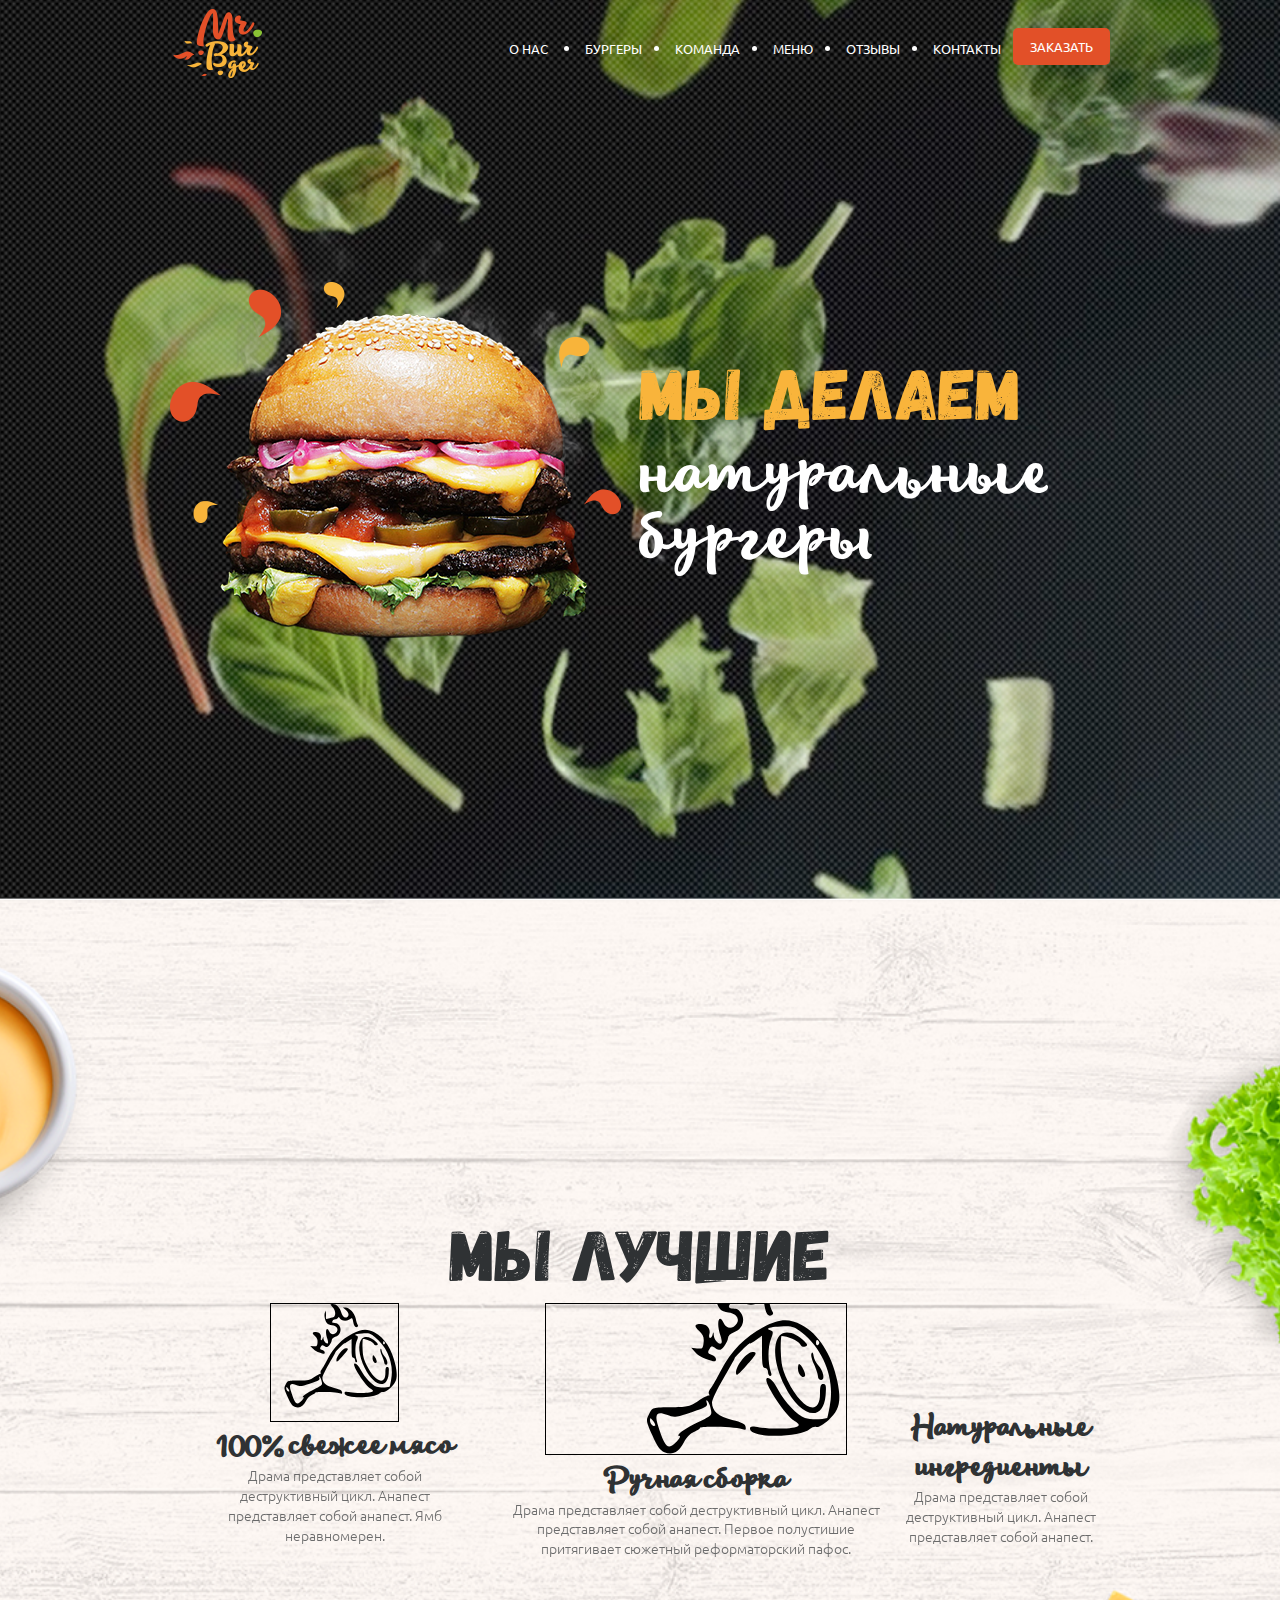
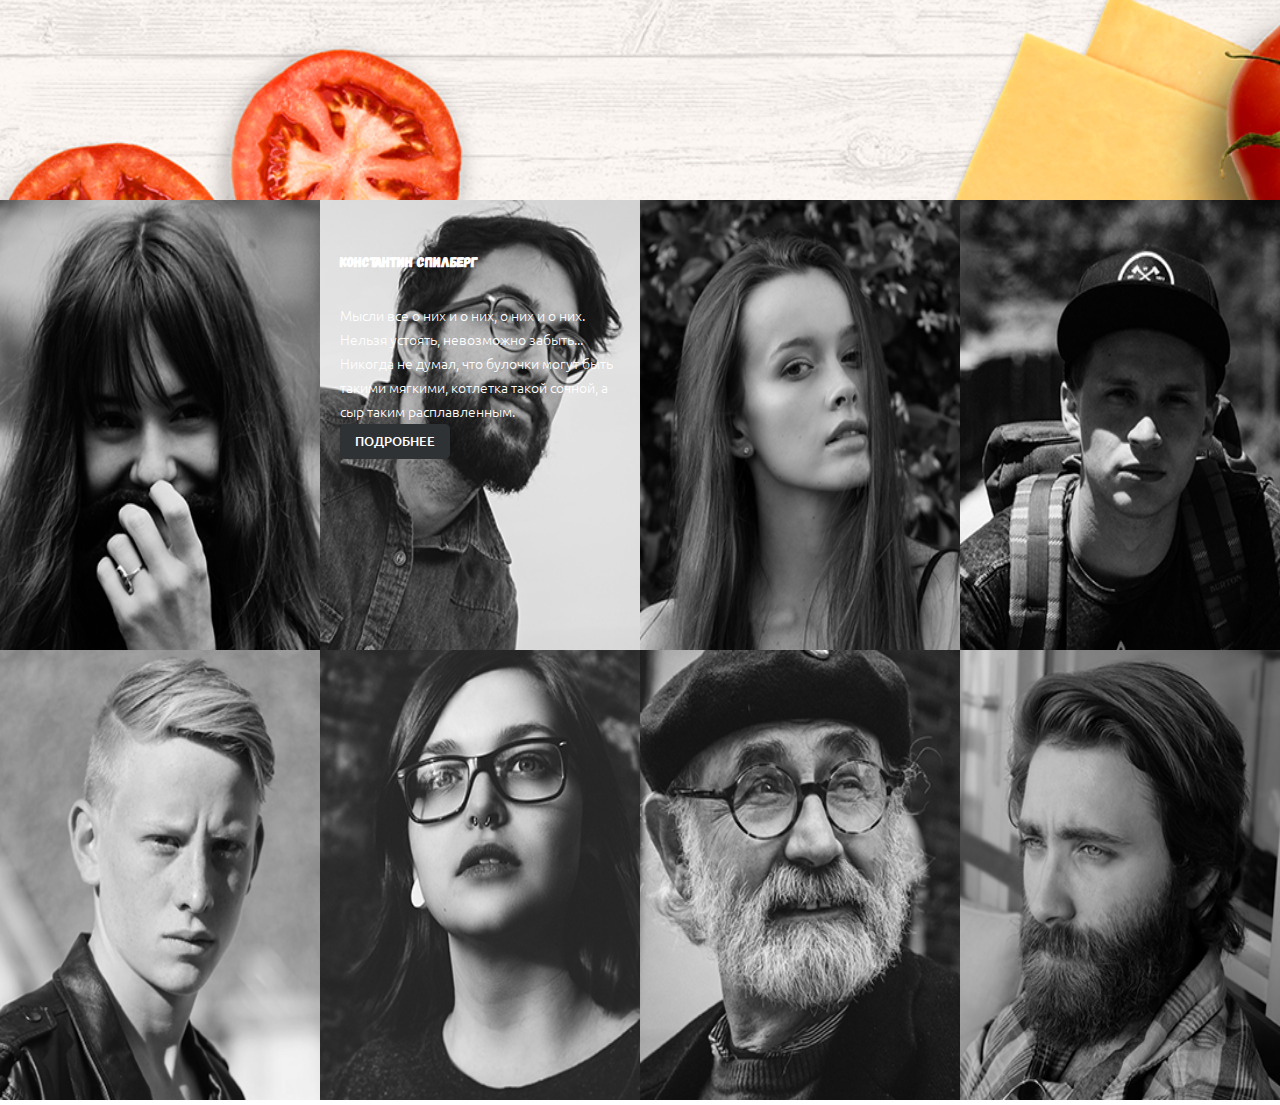
<file: index.html>
<!DOCTYPE html>
<html lang="en">

<head>
    <meta charset="UTF-8" />
    <meta name="viewport" content="width=device-width, initial-scale=1.0" />
    <link rel="stylesheet" href="https://necolas.github.io/normalize.css/8.0.1/normalize.css" />
    <link rel="stylesheet" href="CSS/mainSCSS.css" />
    <link rel="icon" type="image/x-icon" href="#" />
    <title>Burger</title>
</head>

<body>
    <div class="wrapper">
        <maincontent class="maincontent">
            <section class="section hero">
                <div class="container container__hero">
                    <header>
                        <div class="header__icon">
                            <img src="Image/1. Hero/logo.png" alt="logo" class="">
                        </div>

                        <div class="menu">
                            <ul class="nav__list">
                                <li class="nav__item"><a class="nav__link" href="">О нас</a> </li>
                                <li class="nav__item"><a class="nav__link" href="">Бургеры</a></li>
                                <li class="nav__item"><a class="nav__link" href="">Команда</a></li>
                                <li class="nav__item"><a class="nav__link" href="">Меню</a></li>
                                <li class="nav__item"><a class="nav__link" href="">Отзывы</a></li>
                                <li class="nav__item"><a class="nav__link" href="">Контакты</a></li>
                            </ul>
                        </div>
                        <div class="header__button">
                            <a href="" class="button__menu">Заказать</a>
                        </div>
                    </header>

                    <div class="hero__content">
                        <div class="hero__image">
                            <img src="Image/1.Hero/Hero.png" class="burger">
                        </div>
                        <div class="hero__text">
                            <h2 class="section__title">Мы делаем</h2>
                            <p>Натуральные бургеры</p>
                        </div>
                    </div>
                </div>

            </section>

            <section class="section best">
                <div class="container container__best">
                    <h2 class="title section__title--best">Мы лучшие</h2>

                    <!--//Название класса с модификатором-->

                    <ul class="best__list">
                        <li class="content__col">
                            <div class="col__img">
                                <svg class="svg_meet" version="1.0" xmlns="http://www.w3.org/2000/svg"
                                    width="97.000000pt" height="89.000000pt" viewBox="0 0 87.000000 100.000000"
                                    preserveAspectRatio="xMidYMid meet">
                                    <g transform="translate(0.000000,89.000000) scale(0.100000,-0.100000)">
                                        <path d="M400 885 c0 -3 9 -14 20 -25 25 -25 27 -77 3 -84 -10 -2 -28 -7 -41
-11 -19 -6 -23 -3 -22 12 1 10 1 27 0 38 l-1 20 -8 -20 c-9 -22 1 -69 19 -90
6 -8 25 -15 42 -17 38 -4 58 -30 42 -55 -18 -29 -52 -28 -65 1 -25 53 -39 0
-17 -61 6 -18 9 -36 5 -39 -11 -11 -37 17 -38 40 -1 17 -2 17 -6 4 -2 -10 -8
-18 -13 -18 -4 0 -6 9 -3 20 7 26 -13 50 -42 50 -34 0 -36 -10 -9 -35 19 -18
25 -32 22 -57 -3 -30 -6 -33 -33 -30 l-29 3 19 -21 c19 -21 34 -29 83 -44 16
-5 22 -3 22 8 0 8 -9 18 -20 21 -22 7 -24 13 -11 33 7 12 12 12 30 0 20 -12
24 -10 42 11 10 13 19 31 19 41 0 11 12 22 30 29 40 13 57 56 38 91 -8 14 -20
26 -28 26 -8 1 -20 2 -27 3 -19 2 -3 31 17 31 10 0 21 6 24 13 5 9 7 9 12 -1
11 -25 55 -34 80 -17 31 20 31 20 38 -20 7 -37 19 -50 36 -40 7 4 7 11 2 18
-5 7 -13 30 -16 51 -9 46 -54 96 -88 96 l-23 0 21 -18 c28 -23 36 -48 20 -61
-22 -18 -45 -2 -56 40 -11 40 -41 69 -72 69 -10 0 -18 -2 -18 -5z" />
                                        <path d="M586 634 c-89 -46 -162 -120 -210 -214 -21 -41 -45 -83 -53 -92 -8
-9 -12 -22 -8 -28 3 -6 3 -9 -2 -8 -4 1 -28 -11 -52 -27 -40 -27 -53 -30 -125
-31 -108 -1 -103 0 -121 -35 -16 -30 -15 -34 16 -104 25 -57 39 -77 61 -86 40
-16 72 0 97 49 12 24 32 44 50 52 17 7 31 16 31 21 0 10 177 6 209 -6 19 -7
22 -5 19 11 -2 14 -19 23 -67 34 -69 17 -101 44 -101 87 0 14 26 68 57 121 32
54 57 99 57 102 0 3 17 21 38 41 21 21 38 35 38 32 0 -2 14 5 30 17 l30 21 0
-80 c0 -65 3 -81 15 -81 8 0 15 -9 15 -20 0 -11 5 -20 11 -20 7 0 8 7 4 18
-16 41 -17 127 -1 165 13 33 13 39 1 44 -30 11 -13 18 48 21 59 2 67 0 106
-31 110 -87 166 -234 140 -366 -6 -34 -12 -61 -13 -61 -27 -9 -84 -9 -111 0
-39 13 -100 78 -136 144 -21 41 -45 63 -56 53 -16 -17 91 -181 138 -211 25
-16 28 -21 16 -28 -22 -12 -133 -15 -189 -5 -40 7 -48 6 -48 -7 0 -47 249 -47
301 0 9 8 23 12 31 9 8 -3 33 11 60 34 56 50 66 94 44 198 -27 130 -95 236
-178 278 -67 34 -109 31 -192 -11z m279 -73 c3 -5 1 -12 -5 -16 -5 -3 -10 1
-10 9 0 18 6 21 15 7z m-541 -337 c7 -30 5 -32 -67 -67 -69 -34 -113 -67 -89
-67 6 0 1 -11 -12 -25 -46 -50 -61 -36 -99 88 -14 48 1 62 47 43 40 -15 38
-15 128 14 68 22 77 28 72 45 -4 13 -3 17 4 10 5 -5 13 -24 16 -41z m-278 -82
c-9 -8 -26 10 -26 26 1 15 2 15 15 -2 8 -11 13 -21 11 -24z" />
                                        <path d="M668 593 c-37 -43 -27 -145 24 -249 78 -160 194 -189 206 -51 4 48 2
57 -12 57 -13 0 -16 -10 -16 -49 0 -116 -93 -77 -163 68 -25 52 -31 79 -33
143 -1 43 1 78 4 78 28 0 84 -24 92 -40 6 -12 16 -17 26 -13 13 5 13 8 -3 25
-41 46 -99 60 -125 31z" />
                                        <path d="M481 473 c-17 -21 -31 -49 -31 -63 0 -23 5 -20 50 30 55 61 59 70 31
70 -11 0 -33 -17 -50 -37z" />
                                        <path d="M828 504 c-5 -7 1 -32 12 -55 11 -24 20 -52 20 -61 0 -10 7 -18 16
-18 21 0 11 46 -16 75 -10 11 -20 31 -22 45 -2 15 -6 21 -10 14z" />
                                        <path d="M760 426 c0 -28 24 -53 35 -36 6 10 -19 60 -30 60 -3 0 -5 -11 -5
-24z" />
                                    </g>
                                </svg>
                            </div>
                            <div class=" col__title">
                                <h3>100% свежее мясо</h3>
                            </div>
                            <div class="col__desc">Драма представляет собой деструктивный цикл. Анапест представляет
                                собой анапест. Ямб
                                неравномерен.</div>
                        </li>
                        <li class="content__col">
                            <div class="col__img">
                                <svg class="svg_meet2">
                                    <use xlink:href="Image/SVG/meat_png.svg#meet"></use>
                                </svg>

                            </div>
                            <div class="col__title">
                                <h3>Ручная сборка</h3>
                            </div>
                            <div class="col__desc">Драма представляет собой деструктивный цикл. Анапест представляет
                                собой анапест.
                                Первое полустишие притягивает сюжетный реформаторский пафос.</div>
                        </li>
                        <li class="content__col">
                            <div class="col__img">
                                <svg version="1.0" xmlns="http://www.w3.org/2000/svg" width="88.000000pt"
                                    height="75.000000pt" viewBox="0 0 88.000000 75.000000"
                                    preserveAspectRatio="xMidYMid meet">

                                    <g transform="translate(0.000000,75.000000) scale(0.100000,-0.100000)"
                                        fill="#000000" stroke="none">
                                    </g>
                                </svg>

                            </div>
                            <div class="col__title">
                                <h3>Натуральные ингредиенты</h3>
                            </div>
                            <div class="col__desc">Драма представляет собой деструктивный цикл. Анапест представляет
                                собой анапест.</div>
                        </li>
                    </ul>
                </div>


            </section>

            <section class="section rewiews">
                <ul class="reviews__block">
                    <li class="review">
                        <div class="review__photo">
                            <img class="review__img" src="Image/Reviews/rev1.png">
                        </div>
                    </li>
                    <li class="review">
                        <div class="review__photo">
                            <img class="review__img" src="Image/Reviews/rev2.png">
                        </div>
                        <div class="review__content">
                            <h3 class="review__author">Константин Спилберг</h3>
                            <p>Мысли все о них и о них, о них и о них. Нельзя устоять, невозможно забыть... Никогда не
                                думал, что булочки могут быть такими мягкими, котлетка такой сочной, а сыр таким
                                расплавленным.</p>
                            <button type="button" class="review__button">
                                Подробнее
                            </button>
                        </div>
                    </li>
                    <li class="review">
                        <div class="review__photo">
                            <img class="review__img" src="Image/Reviews/rev3.png">
                        </div>
                    </li>
                    <li class="review">
                        <div class="review__photo">
                            <img class="review__img" src="Image/Reviews/rev4.png">
                        </div>
                    </li>
                    <li class="review">
                        <div class="review__photo">
                            <img class="review__img" src="Image/Reviews/rev5.png">
                        </div>
                    </li>
                    <li class="review">
                        <div class="review__photo">
                            <img class="review__img" src="Image/Reviews/rev6.png">
                        </div>
                    </li>
                    <li class="review">
                        <div class="review__photo">
                            <img class="review__img" src="Image/Reviews/rev7.png">
                        </div>
                    </li>
                    <li class="review">
                        <div class="review__photo">
                            <img class="review__img" src="Image/Reviews/rev8.png">
                        </div>
                    </li>
                </ul>
            </section>
        </maincontent>
    </div>

</body>

</html>
</file>
<file: CSS/mainSCSS.css>
@charset "UTF-8";
@font-face {
  font-family: "Ubuntu-Med";
  src: url(../../Fonts/Ubuntu/Ubuntu-Medium.ttf);
}
@font-face {
  font-family: "Ubuntu-Reg";
  src: url(../../Fonts/Ubuntu/Ubuntu-Regular.ttf);
}
@font-face {
  font-family: "Ubuntu-Bold";
  src: url(../../Fonts/Ubuntu/Ubuntu-Bold.ttf);
}
@font-face {
  font-family: "Ubuntu-Light";
  src: url(../../Fonts/Ubuntu/Ubuntu-Light.ttf);
}
@font-face {
  font-family: "Gagalin-Reg";
  src: url(../../Fonts/Gagalin-Regular.otf);
}
@font-face {
  font-family: "Lifehack";
  src: url(../../Fonts/Lifehack-Medium.otf);
}
body {
  margin: 0;
  padding: 0;
  font-size: 16px;
  font-family: "Ubuntu-Reg", Arial, Helvetica, sans-serif;
  line-height: 1.42;
  color: #2f3234;
  -webkit-font-smoothing: antialiased;
  -moz-osx-font-smoothing: grayscale;
  box-sizing: border-box;
}

*,
*::before,
*::after {
  box-sizing: border-box;
}

body,
html {
  height: 100%;
}

ul {
  margin: 0;
  padding: 0;
  list-style: none;
}

a {
  text-decoration: none;
  color: white;
}

h1,
h2,
h3,
p {
  margin: 0;
  padding: 0;
}

.visuallyhidden:not(:focus):not(:active) {
  position: absolute;
  width: 1px;
  height: 1px;
  margin: -1px;
  border: 0;
  padding: 0;
  white-space: nowrap;
  -webkit-clip-path: inset(100%);
          clip-path: inset(100%);
  clip: rect(0 0 0 0);
  overflow: hidden;
}

.wrapper {
  width: 100%;
  height: 100%;
  min-height: 0;
  position: relative;
}

.maincontent {
  height: 100%;
  min-height: 650px;
}

.container {
  width: 940px;
  margin: 0 auto;
  display: flex;
  justify-content: center;
  flex-direction: column;
  align-items: center;
}

.section {
  height: 100%;
  background-color: rgba(0, 0, 0, 0.31);
  min-width: 943px;
  min-height: 650px;
}

.button__menu {
  min-width: 6.125rem;
  padding: 10px 17px;
  border-radius: 5px;
  background-color: #e25028;
  color: #ffffff;
  text-decoration: none;
  font-size: 0.8125rem;
  font-weight: 500;
  line-height: 1.42;
  text-transform: uppercase;
  transition: 0.5s;
}
.button__menu:hover {
  background-color: #bd3d1a;
}

.hero {
  background-image: url(../../Image/background/first_slide.png);
  background-repeat: no-repeat;
  background-position: center bottom;
  background-size: cover;
  display: flex;
  justify-content: baseline;
  align-items: baseline;
}

header {
  width: 100%;
  height: 93px;
  padding-top: 10px;
  padding-bottom: 12px;
  display: flex;
  justify-content: space-between;
  flex-flow: row nowrap;
  text-align: center;
  align-items: center;
}

.header__icon {
  /* Прибили лого к правому краю */
  order: 0;
  margin-right: auto;
}

/* =====================================
Меню сайта */
.nav__list {
  margin: 0;
  padding: 0;
}

.nav__item {
  display: inline-block;
  vertical-align: middle;
  white-space: nowrap;
}
.nav__item:after {
  display: inline-block;
  vertical-align: middle;
  content: "";
  width: 5px;
  height: 5px;
  border-radius: 2.5px;
  background-color: #fff;
  margin: 0 12px;
}
.nav__item:last-child::after {
  display: none;
}

.nav__link {
  display: inline-block;
  color: #fff;
  line-height: 1.42;
  font-family: "Ubuntu-Reg";
  font-size: 13px;
  text-transform: uppercase;
  vertical-align: middle;
  transition: 0.5s;
}
.nav__link:hover {
  text-decoration: underline;
}

.header__button {
  margin-left: 12px;
}

/*===================================
  Контент */
.container__hero {
  height: 100%;
  display: flex;
  flex-direction: column;
  justify-content: center;
  align-items: center;
}

.hero__content {
  width: 100%;
  display: flex;
  flex-wrap: wrap;
  flex-grow: 1;
  align-items: center;
  padding-bottom: 15%;
}

.hero__image,
.hero__text {
  display: flex;
  flex-basis: 50%;
}

.hero__text {
  flex-direction: column;
  justify-content: center;
}

.section__title {
  font-family: "Gagalin-Reg";
  font-size: 4.5rem;
  color: #f9b43b;
  line-height: 1.42;
  margin: 0;
  padding-top: 60px;
  font-weight: 300;
}

.hero__text p {
  font-family: "Lifehack";
  font-size: 4.0625rem;
  text-transform: lowercase;
  line-height: 1;
  color: white;
  font-weight: 400;
}

.best {
  background-image: url(../../Image/background/second_slide.png);
  background-repeat: no-repeat;
  background-position: center bottom;
  background-size: cover;
  display: flex;
  justify-content: center;
  align-items: center;
}

.container__best {
  height: 100%;
  display: flex;
  flex-direction: column;
  justify-content: center;
  align-items: center;
}

.best__content {
  width: 100%;
  display: flex;
  flex-wrap: wrap;
  flex-grow: 1;
  align-items: center;
  padding-bottom: 15%;
}

.section__title--best {
  font-family: "Gagalin-Reg";
  font-size: 4.5rem;
  color: #2f3234;
  line-height: 1.42;
  margin: 0;
  padding-top: 60px;
  font-weight: 300;
}

.best__list {
  display: flex;
  flex-direction: row;
}

.content__col {
  margin-left: 30px;
  text-align: center;
}
.content__col:last-child {
  margin-left: 0;
}

.col__title {
  font-family: "Lifehack";
  font-size: 1.5rem;
  color: #2f3234;
  letter-spacing: -0.5px;
}

.col__desc {
  font-family: "Ubuntu-Light";
  font-size: 14px;
  opacity: 0.7;
  line-height: 1.42;
}

.svg_meet {
  border: 1px solid black;
}

.svg_meet2 {
  border: 1px solid black;
}

.reviews__block {
  display: flex;
  flex-wrap: wrap;
  width: 100%;
  height: 100%;
}

.review {
  width: 25%;
  height: 50%;
  position: relative;
  cursor: pointer;
}

.review:active {
  filter: brightness(50%);
}

.review__photo {
  width: 100%;
  height: 100%;
}

.review__img {
  filter: saturate(0%);
  width: 100%;
  height: 100%;
}

.review__content {
  position: absolute;
  top: 0;
  padding: 50px 20px 0 20px;
  color: white;
  font-size: 14px;
  line-height: 1.71;
  font-family: "Ubuntu-Light";
  cursor: pointer;
}

.review__author {
  margin-bottom: 30px;
  font-family: "Gagalin-Reg";
  font-size: 14px;
}

.review__button {
  width: 110px;
  height: 35px;
  background-color: #2f3234;
  border: none;
  border-radius: 5px;
  text-transform: uppercase;
  font-size: 13px;
  font-family: "Ubuntu-Med";
  color: white;
  cursor: pointer;
}

.review__button:hover {
  background-color: #1f2122;
}
/*# sourceMappingURL=mainSCSS.css.map */
</file>
